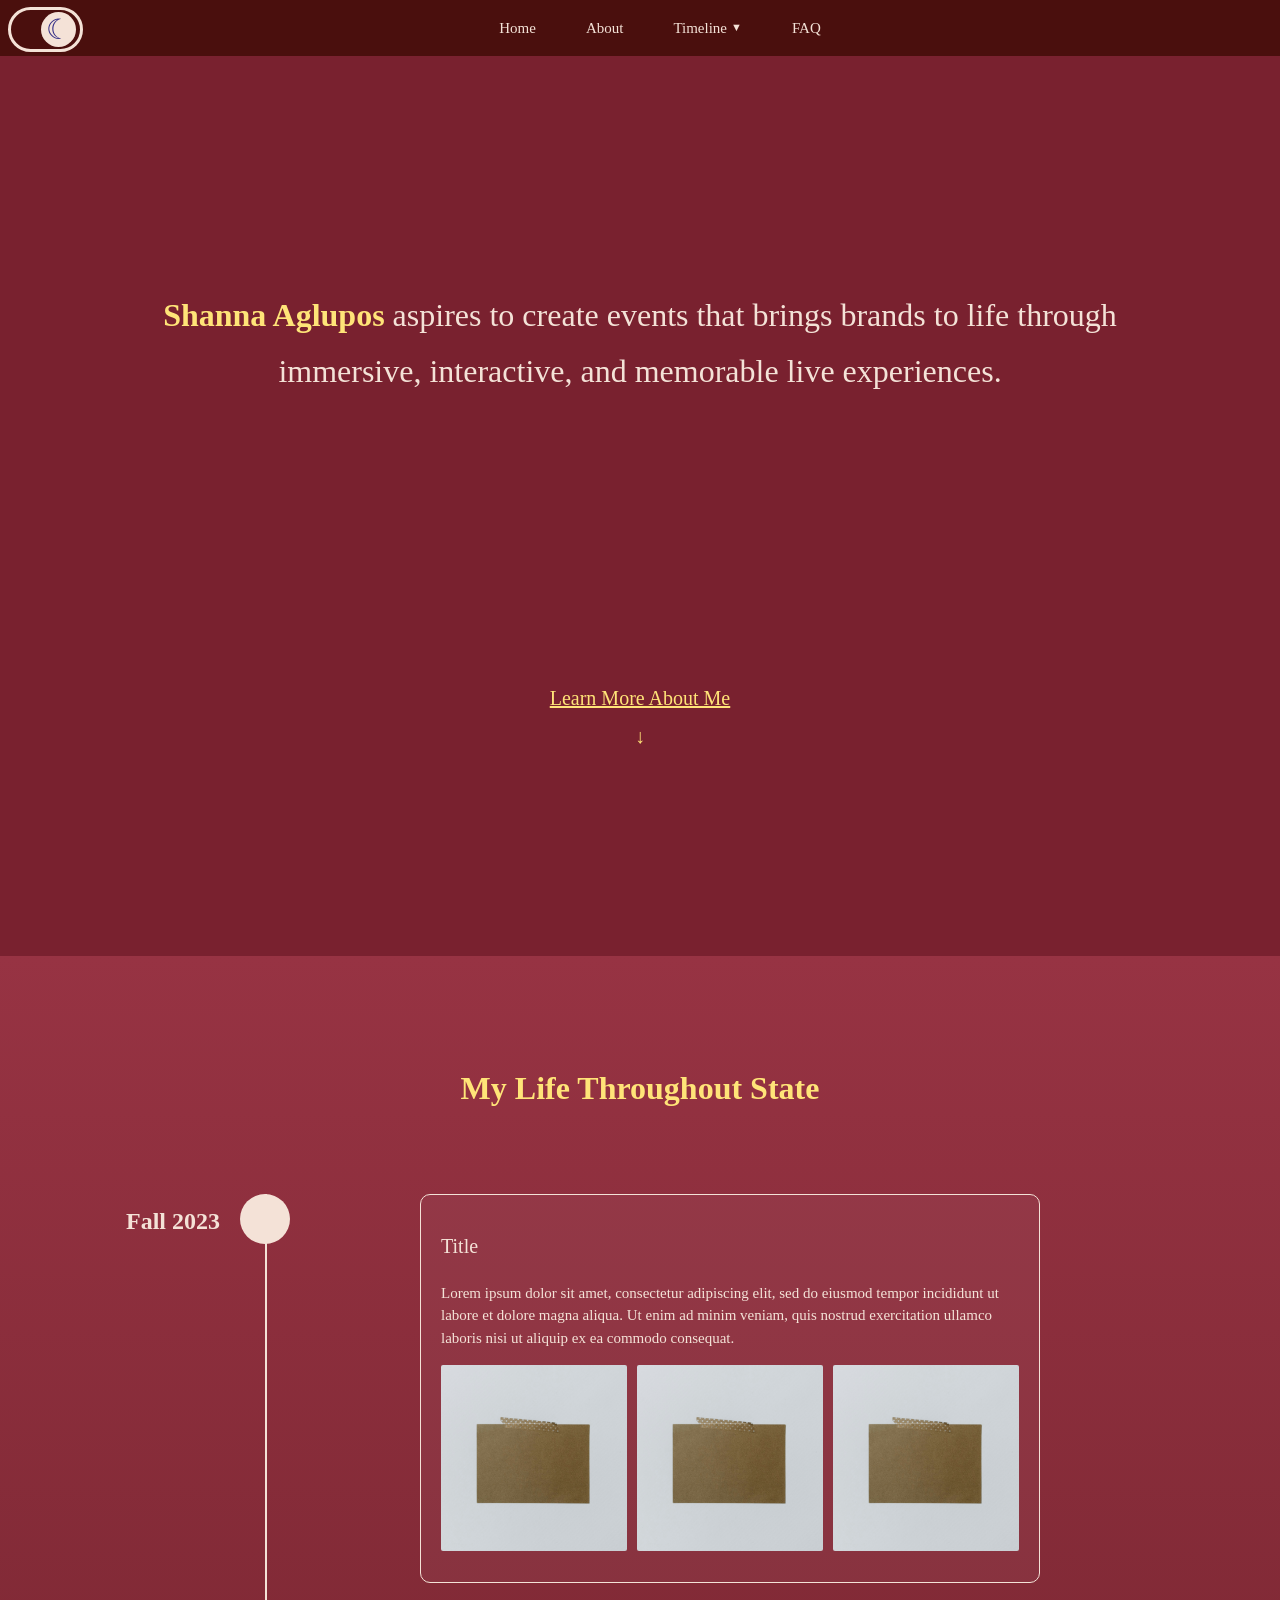
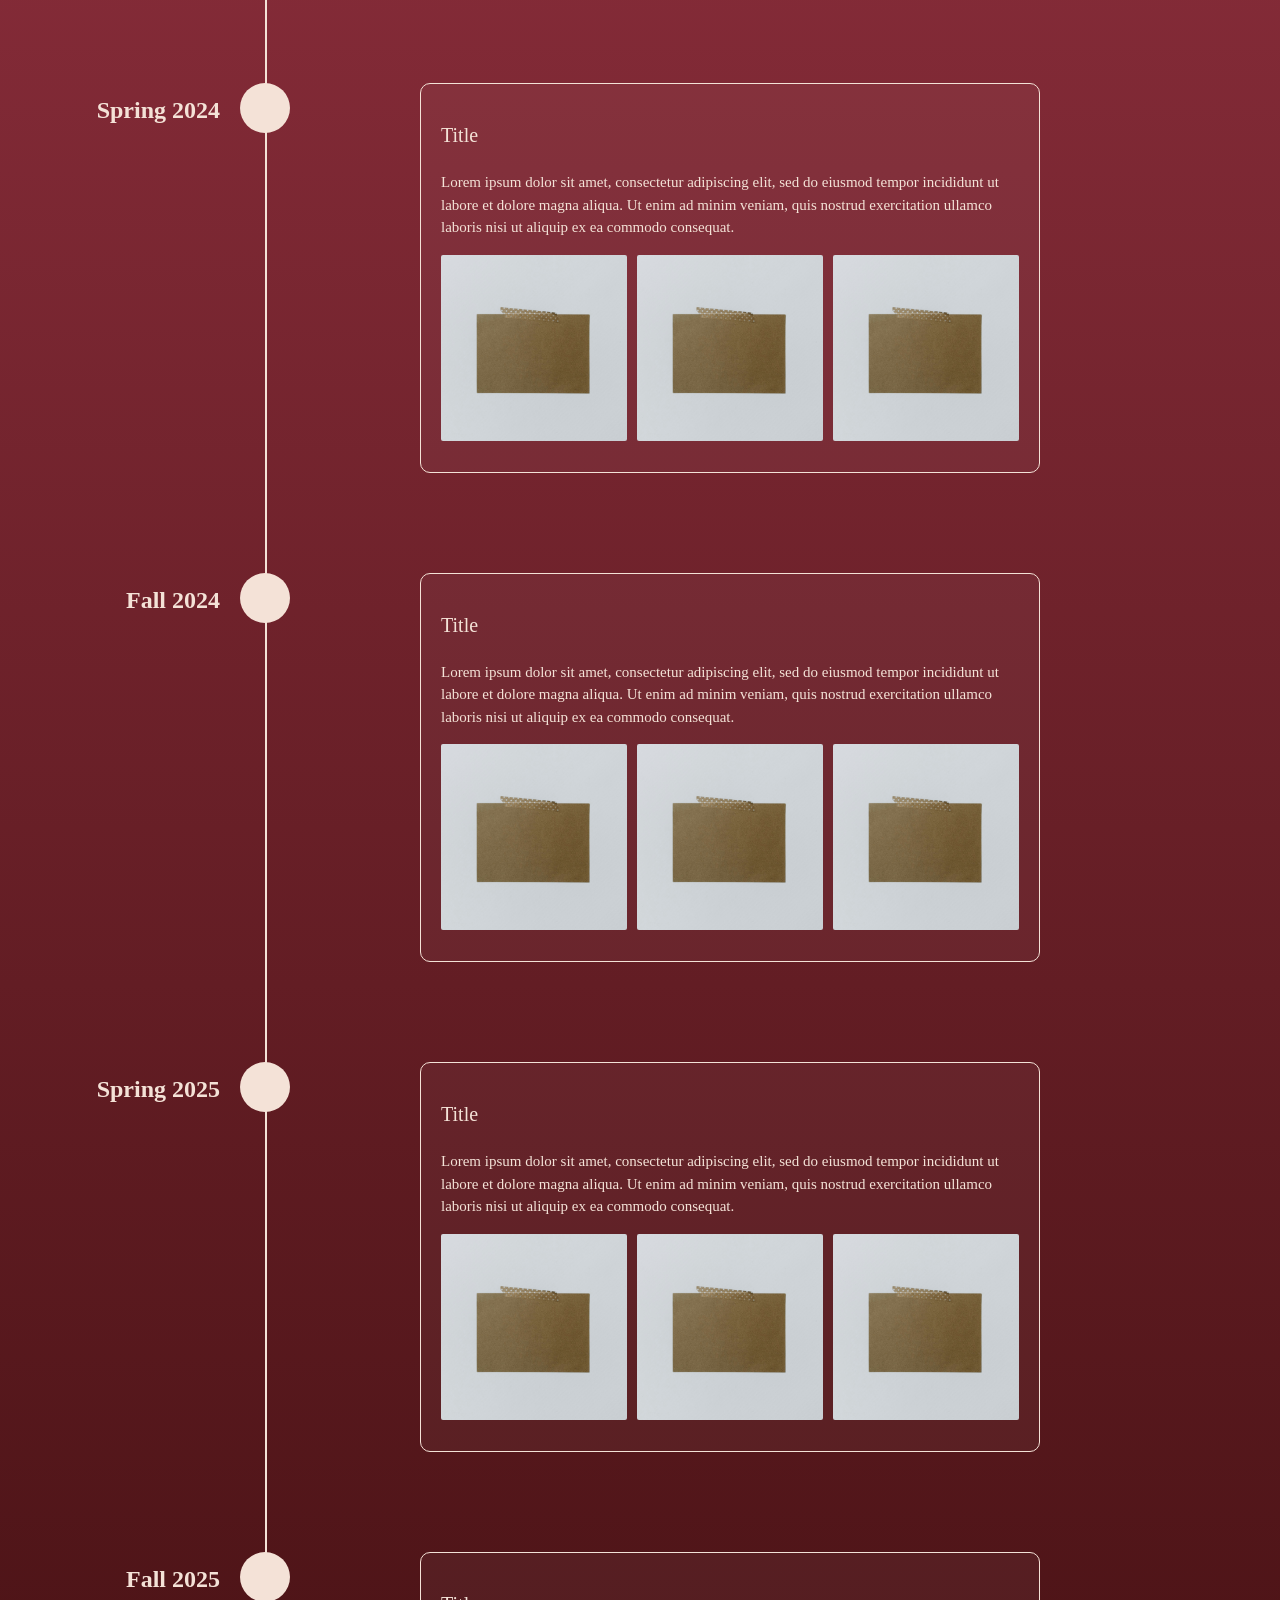
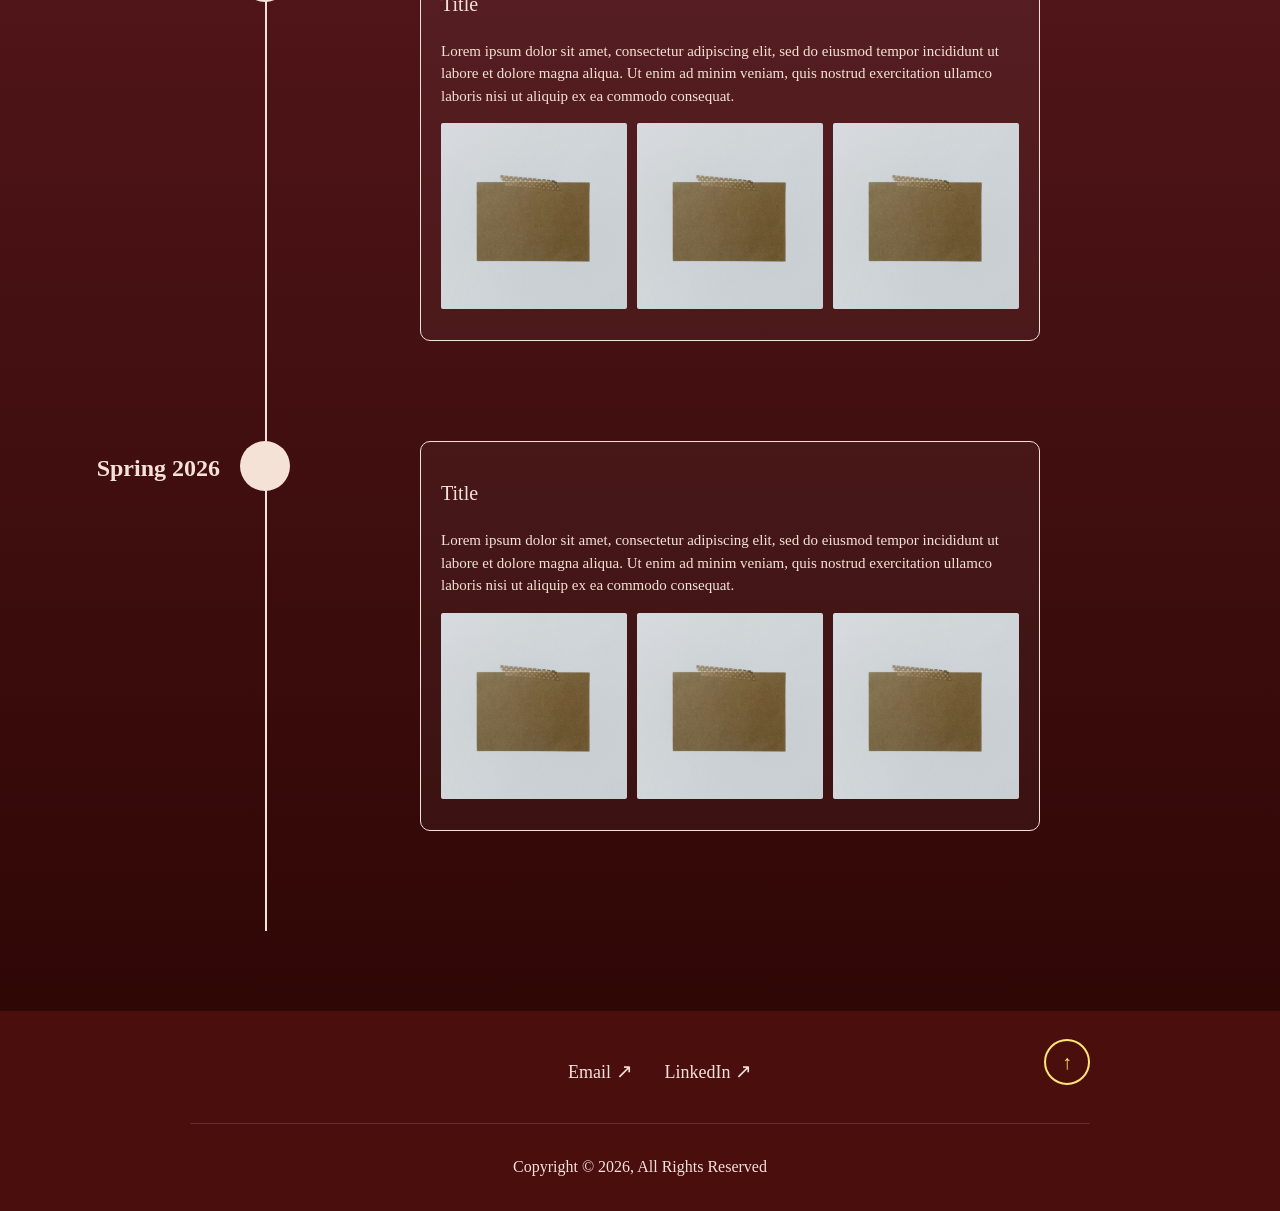
<file: index.html>
<!DOCTYPE html>
<html lang="en">
  <head>
    <meta charset="UTF-8" />
    <meta name="viewport" content="width=device-width, initial-scale=1.0" />
    <title>Home | Shanna Aglupos</title>
    <link rel="stylesheet" href="css/styles.css" />
    <link rel="stylesheet" href="css/responsive.css" />
    <link rel="stylesheet" href="css/mobilemenu.css" />
    <link rel="stylesheet" href="css/darkmode.css" />
  </head>

  <body>

 <!-- HEADER / NAVIGATION -->
    <header class="site-header" id="top">
      <div class="nav-container">

        <!-- LIGHT/DARK MODE BUTTON -->
        <div class="theme-toggle" id="theme-toggle">
          <div class="toggle-switch">
            <span class="toggle-knob"><span class="toggle-icon toggle-icon--sun">&#9788;</span></span>
          </div>
        </div>

        <!-- HAMBURGER BUTTON (responsive only) -->
        <button
          class="hamburger-btn"
          id="hamburger-btn"
        >
          <span class="hamburger-bar"></span>
          <span class="hamburger-bar"></span>
          <span class="hamburger-bar"></span>
        </button>

        <!-- PRIMARY NAV -->
        <nav class="primary-nav" id="primary-nav">
          <ul class="nav-list">
            <li class="nav-item">
              <a href="#top" class="nav-link nav-link--home">Home</a>
            </li>
            <li class="nav-item">
              <a href="about.html" class="nav-link nav-link--about">About</a>
            </li>

            <!-- TIMELINE DROPDOWN -->
            <li class="nav-item nav-item--dropdown" id="timeline-dropdown">
              <a href="#" class="nav-link nav-link--timeline">
                Timeline
                <span class="nav-dropdown-arrow">&#9660;</span>
              </a>
              <ul class="nav-dropdown-list" role="menu" style="display: none;">
                <li class="nav-dropdown-item" role="menuitem">
                  <a href="#fall-2023" class="nav-dropdown-link">Fall 2023</a>
                </li>
                <li class="nav-dropdown-item" role="menuitem">
                  <a href="#spring-2024" class="nav-dropdown-link">Spring 2024</a>
                </li>
                <li class="nav-dropdown-item" role="menuitem">
                  <a href="#fall-2024" class="nav-dropdown-link">Fall 2024</a>
                </li>
                <li class="nav-dropdown-item" role="menuitem">
                  <a href="#spring-2025" class="nav-dropdown-link">Spring 2025</a>
                </li>
                <li class="nav-dropdown-item" role="menuitem">
                  <a href="#fall-2025" class="nav-dropdown-link">Fall 2025</a>
                </li>
                <li class="nav-dropdown-item" role="menuitem">
                  <a href="#spring-2026" class="nav-dropdown-link">Spring 2026</a>
                </li>
              </ul>
            </li>

            <li class="nav-item">
              <a href="about.html#faq" class="nav-link nav-link--faq">FAQ</a>
            </li>
          </ul>
        </nav>

      </div>
    </header>


<!-- MAIN CONTENT -->
    <main class="site-main">


      <!-- HEADLINE SECTION -->
      <section class="hero-section" id="about">
        <div class="hero-container">

          <div class="hero-text-wrapper">
            <h1 class="hero-headline">
              <span class="hero-name">Shanna Aglupos</span>
              aspires to create events that brings brands to life
              through immersive, interactive, and memorable live experiences.
            </h1>
          </div>

          <div class="hero-cta-wrapper">
            <a href="#timeline" class="hero-cta-link">Learn More About Me</a>
            <span class="hero-cta-arrow">&#8595;</span>
          </div>

        </div>
      </section>


      <!-- TIMELINE SECTION -->
      <section class="timeline-section" id="timeline">
        <div class="timeline-container">

          <h2 class="timeline-heading">My Life Throughout State</h2>

          <!-- Timeline vertical line + entries -->
          <div class="timeline-track">


            <!-- Fall 2023 -->
            <article class="timeline-entry" id="fall-2023">
              <div class="timeline-marker-wrapper">
                <div class="timeline-dot"></div>
                <div class="timeline-line"></div>
                <time class="timeline-date-desktop" datetime="2023-09">Fall 2023</time>
              </div>

              <div class="timeline-card">
                <time class="timeline-date-responsive" datetime="2023-09">Fall 2023</time>  
                <h3 class="timeline-card-title">Title</h3>
                <p class="timeline-card-body">
                  Lorem ipsum dolor sit amet, consectetur adipiscing elit, sed do eiusmod
                  tempor incididunt ut labore et dolore magna aliqua. Ut enim ad minim
                  veniam, quis nostrud exercitation ullamco laboris nisi ut aliquip ex ea
                  commodo consequat.
                </p>

            <!-- Image Gallery 1 -->
            <div class="timeline-gallery" id="gallery">
              <figure class="gallery-item">
                <img
                  src="images/placeholder copy.jpg"
                  alt="Photo placeholder 1"
                  class="gallery-img"
                  width="150"
                  height="150"
                />
              </figure>

              <figure class="gallery-item">
                <img
                  src="images/placeholder copy.jpg"
                  alt="Photo placeholder 2"
                  class="gallery-img"
                  width="150"
                  height="150"
                />
              </figure>

              <figure class="gallery-item">
                <img
                  src="images/placeholder copy.jpg"
                  alt="Photo placeholder 3"
                  class="gallery-img"
                  width="150"
                  height="150"
                />
              </figure>
            </div>

             </div>
            </article>

            <!-- Spring 2024 -->
            <article class="timeline-entry" id="spring-2024">
              <div class="timeline-marker-wrapper">
                <div class="timeline-dot"></div>
                <div class="timeline-line"></div>
                <time class="timeline-date-desktop" datetime="2024-01">Spring 2024</time>
              </div>

              <div class="timeline-card">
                <h3 class="timeline-card-title">Title</h3>
                <time class="timeline-date-responsive" datetime="2024-01">Spring 2024</time>
                <p class="timeline-card-body">
                  Lorem ipsum dolor sit amet, consectetur adipiscing elit, sed do eiusmod
                  tempor incididunt ut labore et dolore magna aliqua. Ut enim ad minim
                  veniam, quis nostrud exercitation ullamco laboris nisi ut aliquip ex ea
                  commodo consequat.
                </p>

            <!-- Image Gallery 2 -->
            <div class="timeline-gallery" id="gallery">
              <figure class="gallery-item">
                <img
                  src="images/placeholder copy.jpg"
                  alt="Photo placeholder 1"
                  class="gallery-img"
                  width="150"
                  height="150"
                />
              </figure>

              <figure class="gallery-item">
                <img
                  src="images/placeholder copy.jpg"
                  alt="Photo placeholder 2"
                  class="gallery-img"
                  width="150"
                  height="150"
                />
              </figure>

              <figure class="gallery-item">
                <img
                  src="images/placeholder copy.jpg"
                  alt="Photo placeholder 3"
                  class="gallery-img"
                  width="150"
                  height="150"
                />
              </figure>
            </div>

              </div>
            </article>

            <!-- Fall 2024 -->
            <article class="timeline-entry" id="fall-2024">
              <div class="timeline-marker-wrapper">
                <div class="timeline-dot"></div>
                <div class="timeline-line"></div>
                <time class="timeline-date-desktop" datetime="2024-09">Fall 2024</time>
              </div>

              <div class="timeline-card">
                <h3 class="timeline-card-title">Title</h3>
                <time class="timeline-date-responsive" datetime="2024-09">Fall 2024</time>
                <p class="timeline-card-body">
                  Lorem ipsum dolor sit amet, consectetur adipiscing elit, sed do eiusmod
                  tempor incididunt ut labore et dolore magna aliqua. Ut enim ad minim
                  veniam, quis nostrud exercitation ullamco laboris nisi ut aliquip ex ea
                  commodo consequat.
                </p>

            <!-- Image Gallery 3 -->
            <div class="timeline-gallery" id="gallery">
              <figure class="gallery-item">
                <img
                  src="images/placeholder copy.jpg"
                  alt="Photo placeholder 1"
                  class="gallery-img"
                  width="150"
                  height="150"
                />
              </figure>

              <figure class="gallery-item">
                <img
                  src="images/placeholder copy.jpg"
                  alt="Photo placeholder 2"
                  class="gallery-img"
                  width="150"
                  height="150"
                />
              </figure>

              <figure class="gallery-item">
                <img
                  src="images/placeholder copy.jpg"
                  alt="Photo placeholder 3"
                  class="gallery-img"
                  width="150"
                  height="150"
                />
              </figure>
            </div>

              </div>
            </article>

            <!-- Spring 2025 -->
            <article class="timeline-entry" id="spring-2025">
              <div class="timeline-marker-wrapper">
                <div class="timeline-dot"></div>
                <div class="timeline-line"></div>
                <time class="timeline-date-desktop" datetime="2025-01">Spring 2025</time>
              </div>

              <div class="timeline-card">
                <h3 class="timeline-card-title">Title</h3>
                <time class="timeline-date-responsive" datetime="2025-01">Spring 2025</time>
                <p class="timeline-card-body">
                  Lorem ipsum dolor sit amet, consectetur adipiscing elit, sed do eiusmod
                  tempor incididunt ut labore et dolore magna aliqua. Ut enim ad minim
                  veniam, quis nostrud exercitation ullamco laboris nisi ut aliquip ex ea
                  commodo consequat.
                </p>

            <!-- Image Gallery 4 -->
            <div class="timeline-gallery" id="gallery">
              <figure class="gallery-item">
                <img
                  src="images/placeholder copy.jpg"
                  alt="Photo placeholder 1"
                  class="gallery-img"
                  width="150"
                  height="150"
                />
              </figure>

              <figure class="gallery-item">
                <img
                  src="images/placeholder copy.jpg"
                  alt="Photo placeholder 2"
                  class="gallery-img"
                  width="150"
                  height="150"
                />
              </figure>

              <figure class="gallery-item">
                <img
                  src="images/placeholder copy.jpg"
                  alt="Photo placeholder 3"
                  class="gallery-img"
                  width="150"
                  height="150"
                />
              </figure>
            </div>

              </div>
            </article>

            <!-- Fall 2025 -->
            <article class="timeline-entry" id="fall-2025">
              <div class="timeline-marker-wrapper">
                <div class="timeline-dot"></div>
                <div class="timeline-line"></div>
                <time class="timeline-date-desktop" datetime="2025-09">Fall 2025</time>
              </div>

              <div class="timeline-card">
                <h3 class="timeline-card-title">Title</h3>
                <time class="timeline-date-responsive" datetime="2025-09">Fall 2025</time>
                <p class="timeline-card-body">
                  Lorem ipsum dolor sit amet, consectetur adipiscing elit, sed do eiusmod
                  tempor incididunt ut labore et dolore magna aliqua. Ut enim ad minim
                  veniam, quis nostrud exercitation ullamco laboris nisi ut aliquip ex ea
                  commodo consequat.
                </p>

            <!-- Image Gallery 5 -->
            <div class="timeline-gallery" id="gallery">
              <figure class="gallery-item">
                <img
                  src="images/placeholder copy.jpg"
                  alt="Photo placeholder 1"
                  class="gallery-img"
                  width="150"
                  height="150"
                />
              </figure>

              <figure class="gallery-item">
                <img
                  src="images/placeholder copy.jpg"
                  alt="Photo placeholder 2"
                  class="gallery-img"
                  width="150"
                  height="150"
                />
              </figure>

              <figure class="gallery-item">
                <img
                  src="images/placeholder copy.jpg"
                  alt="Photo placeholder 3"
                  class="gallery-img"
                  width="150"
                  height="150"
                />
              </figure>
            </div>

              </div>
            </article>

            <!-- Spring 2026 -->
            <article class="timeline-entry" id="spring-2026">
              <div class="timeline-marker-wrapper">
                <div class="timeline-dot"></div>
                <div class="timeline-line"></div>
                <time class="timeline-date-desktop" datetime="2026-01">Spring 2026</time>
              </div>

              <div class="timeline-card">
                <h3 class="timeline-card-title">Title</h3>
                <time class="timeline-date-responsive" datetime="2026-01">Spring 2026</time>
                <p class="timeline-card-body">
                  Lorem ipsum dolor sit amet, consectetur adipiscing elit, sed do eiusmod
                  tempor incididunt ut labore et dolore magna aliqua. Ut enim ad minim
                  veniam, quis nostrud exercitation ullamco laboris nisi ut aliquip ex ea
                  commodo consequat.
                </p>

            <!-- Image Gallery 6 -->
            <div class="timeline-gallery" id="gallery">
              <figure class="gallery-item">
                <img
                  src="images/placeholder copy.jpg"
                  alt="Photo placeholder 1"
                  class="gallery-img"
                  width="150"
                  height="150"
                />
              </figure>

              <figure class="gallery-item">
                <img
                  src="images/placeholder copy.jpg"
                  alt="Photo placeholder 2"
                  class="gallery-img"
                  width="150"
                  height="150"
                />
              </figure>

              <figure class="gallery-item">
                <img
                  src="images/placeholder copy.jpg"
                  alt="Photo placeholder 3"
                  class="gallery-img"
                  width="150"
                  height="150"
                />
              </figure>
            </div>

              </div>
            </article>

          </div><!-- /.timeline-track -->
        </div><!-- /.timeline-container -->
      </section>
    </main><!-- /.site-main -->


<!-- FOOTER -->
    <footer class="site-footer" id="contact">
      <div class="footer-container">

        <!-- CONTACT INFO -->
        <nav class="footer-nav">
          <ul class="footer-nav-list">
            <li class="footer-nav-item">
              <a href="mailto:shannaaglupos@gmail.com" class="footer-nav-link footer-nav-link--email">
                Email <span class="footer-nav__link-icon">&#8599;</span>
              </a>
            </li>
            <li class="footer-nav-item">
              <a
                href="https://www.linkedin.com/in/shannaaglupos"
                class="footer-nav-link footer-nav-link--linkedin"
                target="_blank"
                rel="noopener noreferrer"
              >
                LinkedIn <span class="footer-nav__link-icon">&#8599;</span>
              </a>
            </li>
          </ul>
        </nav>

        <!-- BACK TO TOP BUTTON -->
        <div class="footer-back-to-top-wrapper">
          <a href="#top" class="back-to-top-btn" id="back-to-top">
            <span class="back-to-top-icon">&#8593;</span>
          </a>
        </div>

        <!-- COPYRIGHT -->
        <div class="footer-copyright-wrapper">
          <p class="footer-copyright">Copyright &copy; 2026, All Rights Reserved</p>
        </div>

      </div>
    </footer><!-- /footer -->

    <script src="js/script.js"></script>

  </body>
</html>
</file>
<file: css/styles.css>
/* CSS Variables */
:root {
  --pink-light:    #FEBCC6;
  --pink-mid:      #F7A2AE;
  --pink-transition-light:  #FFD5DB;
  --pink-transition-dark:   #FF8397;
  --pink-footer:   #E28392;
  --color-text:     #28160B;
  --color-accent:   #28160B;
  --color-highlight: #332D86;
  --color-highlight-inverse: #FFE478;
  --font-serif:    Georgia, 'Times New Roman', serif;
  --nav-dropdown-color: #e17989;
  --back-to-top-hover: #fff;
  --footer-line: rgba(0, 0, 0, 0.12);
}

/* Reset & Base */
body {
  font-family: var(--font-serif);
  color: var(--color-text);
  background-color: var(--pink-light);
  line-height: 1.6;
  margin: 0;
}

/* SITE NAV (index.html) */
.primary-nav {
  display: flex;
  align-items: center;
  justify-content: center;
  flex-shrink: 0;
  background-color: var(--pink-footer);
}

.nav-list {
  display: flex;
  flex-direction: row;
  align-items: center;
  justify-content: center;
  gap: 50px;
  list-style-type: none;
}

.nav-item {
  position: relative;
}

.nav-link {
  font-size: 15px;
  color: var(--color-text);
  display: flex;
  align-items: center;
  justify-content: center;
  gap: 4px;
  text-decoration: none;
}

.nav-link:hover {
  color: var(--color-highlight);
 background-color: rgba(201, 168, 192, 0.08);

}

.nav-dropdown-arrow {
  font-size: 11px;
}

/* Dropdown list */
.nav-dropdown-list {
  background-color: var(--nav-dropdown-color);
  border: 1px solid rgba(233, 203, 225, 0.25);
}
 
.nav-dropdown-link {
  color: var(--color-text);
  text-decoration: none;
}
 
.nav-dropdown-link:hover {
  color: var(--color-highlight);
  background-color: rgba(40, 22, 11, 0.08);
}

/*  DARK/LIGHT MODE SWITCH  */
.theme-toggle {
  cursor: pointer;
  background-color: var(--pink-footer);
  border-radius: 25px;
  position: absolute;
  left: 8px;
  top: 7px;
}

.toggle-switch {
  width: 61px;
  height: 31px;
  border-radius: 25px;
  border-style: solid;
  border-color: var(--color-text);
  display: flex;
  align-items: center;
  padding: 4px;
}

.toggle-knob {
  width: 35px;
  height: 35px;
  border-radius: 50%;
  background-color: var(--color-text);
  display: flex;
  align-items: center;
  justify-content: center;
}

.toggle-icon {
  font-size: 28px;
  color: var(--color-highlight-inverse);
  line-height: 1;
}

/* HEADLINE SECTION (index.html) */
.hero-section {
  display: flex;
  align-items: center;
  justify-content: center;
  background-color: var(--pink-light);
  height: 100vh;
}

.hero-container {
  display: flex;
  flex-direction: column;
  align-items: center;
  text-align: center;
  gap: 257px;
}

.hero-text-wrapper {
  width: 100%;
}

.hero-headline {
  font-family: var(--font-serif);
  font-size: 32px;
  font-weight: normal;
  color: var(--color-text);
  line-height: 1.75;
  max-width: 960px;
}

.hero-name {
  color: var(--color-highlight);
  font-weight: 700;
}

.hero-cta-wrapper {
  display: flex;
  flex-direction: column;
  align-items: center;
  gap: 6px;
}

.hero-cta-link {
  color: var(--color-highlight);
  font-size: 20px;
}

.hero-cta-arrow {
  font-size: 20px;
  color: var(--color-highlight);
  display: block;
}

/* TIMELINE (index.html) */
.timeline-section {
  background: linear-gradient(180deg, var(--pink-transition-light) 0%, var(--pink-transition-dark) 100%);
  padding: 80px 170px;
  overflow: clip;
}

.timeline-container {
  max-width: 800px;
  margin: 0 auto;
}

.timeline-heading {
  text-align: center;
  font-family: var(--font-serif);
  font-size: 32px;
  font-weight: 700;
  color: var(--color-highlight);
  margin-bottom: 80px;
}

/* holding all entries and galleries */
.timeline-track {
  position: relative;
}

/*  semester entry  */
.timeline-entry {
  display: flex;
  align-items: flex-start;
  gap: 130px;
  position: relative;
}

/* timeline appearence column: dot + line + date */
.timeline-marker-wrapper {
  position: sticky;
  top: 10px;
}

.timeline-dot {
  width: 50px;
  height: 50px;
  border-radius: 50%;
  background-color: var(--color-accent);
}

.timeline-line {
  position: absolute;
  top: 0;
  left: 25px;
  width: 2px;
  height: 490px;
  overflow: hidden;
  background-color: var(--color-accent);
}

.timeline-date-desktop {
  font-size: 24px;
  font-family: var(--font-serif);
  font-weight: 600;
  color: var(--color-text);
  white-space: nowrap;
  position: absolute;
  left: -160px;
  top: 8px;
  text-align: right;
  width: 140px;
}

.timeline-date-responsive {
  display: none;
}

/* timeline paragraph section */
.timeline-card {
  flex: 1;
  border: 1.5px solid var(--color-accent);
  border-radius: 10px;
  padding: 15px 20px;
  margin-bottom: 100px;
  background-color: rgba(255, 255, 255, 0.04);
}

.timeline-card-title {
  font-size: 20px;
  font-family: var(--font-serif);
  font-weight: 500;
  color: var(--color-text);
  margin-bottom: 20px;
}

.timeline-card-body {
  font-size: 15px;
  color: var(--color-text);
  line-height: 1.5;
  margin-bottom: 16px
}

/* photo gallery */
.timeline-gallery {
  display: grid;
  grid-template-columns: repeat(3, 1fr);
  gap: 10px;
  margin-bottom: 16px;
}

.gallery-item {
  margin: 0;
}

.gallery-img {
  width: 100%;
  height: auto;
  aspect-ratio: 1 / 1;
  object-fit: cover;
  border-radius: 2px;
  background-color: #d8c8cc;
  display: block;
}

/* ABOUT PAGE  (about.html) */
.site-title {
  text-align: center;
  font-family: var(--font-serif);
  font-size: 32px;
  font-weight: 700;
  color: var(--color-highlight);
  padding: 48px 40px 32px;
  background-color: var(--pink-light);
}

.about-section {
  background-color: var(--pink-light);
  padding: 0 80px 100px;
}

.about-inner {
  display: flex;
  gap: 48px;
  align-items: flex-start;
  max-width: 860px;
  margin: 0 auto;
}

.about-photo-wrapper {
  flex-shrink: 0;
}

.about-photo {
  width: 400px;
  height: 500px;
  border-radius: 10px;
  border-style: solid;
  border-color: var(--color-accent);
  object-fit: cover;
  display: block;
}

.about-bio {
  flex: 1;
}

.about-greeting {
  font-size: 20px;
  font-weight: 500;
  font-family: var(--font-serif);
  color: var(--color-text);
  margin-bottom: 45px;
}

.about-bio__paragraph {
  font-size: 16px;
  color: var(--color-text);
  line-height: 1.7;
  margin-bottom: 16px;
}

.about-cta-wrapper {
  margin-top: 60px;
  display: flex;
  flex-direction: column;
  align-items: center;
}

/* HOME BUTTON (about.html) */
.btn {
  display: inline-block;
  font-family: var(--font-serif);
  font-size: 15px;
  font-weight: 500;
  padding: 5px 25px;
  cursor: pointer;
  text-decoration: none;
}

.btn--outline {
  border: 2px solid var(--color-accent);
  border-radius: 3px;
  background-color: var(--color-highlight-inverse);
  color: var(--color-text);
}

.btn--outline:hover {
  background-color: var(--color-highlight-inverse);
}

/* FAQ SECTION  (about.html) */
.faq-section {
  background-color: var(--pink-mid);
  padding: 70px 80px 72px;
}

.faq-inner {
  max-width: 960px;
  margin: 0 auto;
}

.faq-title {
  text-align: center;
  font-family: var(--font-serif);
  font-size: 32px;
  font-weight: 700;
  color: var(--color-highlight);
  margin-bottom: 70px;
}

.faq-list {
  display: flex;
  flex-direction: column;
  gap: 30px;
}

.faq-item {
  border: 2px solid var(--color-accent);
  border-radius: 3px;
  background-color: var(--pink-light);
  overflow: hidden;
}

.faq-item__question {
  width: 100%;
  display: flex;
  align-items: center;
  justify-content: space-between;
  gap: 12px;
  padding: 16px 20px;
  font-size: 16px;
  font-family: var(--font-serif);
  color: var(--color-text);
  background: none;
  border: none;
  cursor: pointer;
  text-align: left;
}

.faq-item__question-text {
  flex: 1;
}

.faq-item__icon {
  font-size: 22px;
  color: var(--color-highlight);
  line-height: 1;
  flex-shrink: 0;
  transition: transform 0.3s ease;
}

.faq-item--open .faq-item__icon {
  transform: rotate(45deg);
}

.faq-item__answer {
  padding: 0 20px 16px;
  font-size: 16px;
  color: var(--color-text);
  line-height: 1.6;
}

/* FOOTER */
.site-footer {
  background-color: var(--pink-footer);
  padding: 28px 50px 16px;
}

.footer-container {
  position: relative;
  max-width: 900px;
  margin: 0 auto;
}

.footer-nav {
  display: flex;
  justify-content: center;
  margin-bottom: 20px;
}

.footer-nav-list {
  display: flex;
  gap: 32px;
  align-items: center;
  list-style-type: none;
}

.footer-nav-link {
  font-size: 18px;
  color: var(--color-text);
  text-decoration: none;
}

.footer-nav-link:hover {
  color: var(--color-highlight);
}

.footer-nav__link-icon {
  font-size: 20px;
}

.footer-back-to-top-wrapper {
  position: absolute;
  right: 0;
  top: 0;
}

.back-to-top-btn {
  display: flex;
  align-items: center;
  justify-content: center;
  width: 42px;
  height: 42px;
  border-radius: 50%;
  border: 2px solid var(--color-highlight);
  background: transparent;
  color: var(--color-highlight);
  font-size: 20px;
  text-decoration: none;
  transition: background-color 0.2s, color 0.2s;
}

.back-to-top-btn:hover {
  background-color: var(--color-highlight);
  color: var(--back-to-top-hover);
}

.footer-copyright-wrapper {
  text-align: center;
  padding-top: 14px;
  border-top: 1px solid var(--footer-line);
}

.footer-copyright {
  font-size: 16px;
  color: var(--color-text);
}
</file>
<file: css/responsive.css>
/* TABLET — max-width: 768px */
@media (max-width: 768px) {

/* HEADER / NAV */
.site-header .nav-container {
    flex-direction: column;
    align-items: center;
    gap: 10px;
    padding: 10px 16px;
}

.theme-toggle {
    align-self: flex-start;
    margin-bottom: 4px;
}

.nav-list {
    gap: 24px;
    flex-wrap: wrap;
    justify-content: center;
    padding: 8px 0;
}

.nav-link {
    font-size: 14px;
}

/* HEADLINE SECTION */
.hero-section {
    height: auto;
    padding: 80px 40px 60px;
}

.hero-container {
    gap: 80px;
}

.hero-headline {
    font-size: 26px;
    line-height: 1.65;
    max-width: 100%;
}

.hero-cta-link {
    font-size: 17px;
}

/* TIMELINE SECTION */
  .timeline-section {
    padding: 60px 40px;
}

.timeline-heading {
    font-size: 26px;
    margin-bottom: 60px;
}

.timeline-entry {
    flex-direction: row;
    gap: 24px;
    position: relative;
}

.timeline-marker-wrapper {
    flex-shrink: 0;
    overflow: visible;
}

.timeline-dot {
    width: 42px;
    height: 42px;
    position: sticky;
    top: 10px;
}
    
.timeline-line {
    display: block;
    left: 50%;
}

.timeline-date-desktop {
    display: none;
}
.timeline-date-responsive {
    display: block;
    position: absolute;
    font-size: 24px;
    font-weight: 600;
    text-align: left;
    width: auto;
    white-space: nowrap;
    left: 66px;
    top: 0;
}

.timeline-card {
    margin-top: 36px;
    margin-bottom: 48px;
}

.timeline-card-title {
    font-size: 18px;
}

.timeline-card-body {
    font-size: 14px;
}

.timeline-gallery {
    grid-template-columns: repeat(3, 1fr);
    gap: 8px;
}

/* ABOUT PAGE */
.site-title {
    font-size: 26px;
    padding: 36px 24px 24px;
}

.about-section {
    padding: 0 40px 80px;
}

.about-inner {
    flex-direction: column;
    align-items: center;
    gap: 32px;
}

.about-photo {
    width: 100%;
    max-width: 340px;
    height: auto;
}

.about-greeting {
    font-size: 18px;
    margin-bottom: 28px;
}

.about-bio__paragraph {
    font-size: 15px;
}

/* FAQ SECTION */
.faq-section {
    padding: 50px 40px 56px;
}

.faq-title {
    font-size: 26px;
    margin-bottom: 48px;
}

.faq-item__question {
    font-size: 15px;
    padding: 14px 16px;
}

.faq-item__answer {
    font-size: 15px;
}

/* FOOTER */
  .site-footer {
    padding: 24px 32px 14px;
}

.footer-nav-link {
    font-size: 16px;
}

.footer-copyright {
    font-size: 14px;
}

}


/* MOBILE — max-width: 540px */
@media (max-width: 540px) {

/* --- HEADER / NAV --- */
.nav-list {
    gap: 14px;
    padding: 6px 0;
}

.nav-link {
    font-size: 13px;
}

.nav-dropdown-arrow {
    display: none;
}

/* HERO SECTION */
.hero-section {
    padding: 60px 20px 48px;
}

.hero-container {
    gap: 60px;
}

.hero-headline {
    font-size: 20px;
    line-height: 1.7;
}

.hero-cta-link {
    font-size: 15px;
}

.hero-cta-arrow {
    font-size: 16px;
}

/* TIMELINE SECTION */
.timeline-section {
    padding: 48px 16px 48px 16px;
}

.timeline-heading {
    font-size: 22px;
    margin-bottom: 40px;
}

.timeline-entry {
    flex-direction: row;
    gap: 16px;
    position: relative;
}

.timeline-marker-wrapper {
    flex-shrink: 0;
    overflow: visible
}

.timeline-dot {
    width: 32px;
    height: 32px;
    position: sticky;
    top: 10px;
}

.timeline-line {
    display: block;
    left: 50%;
}

.timeline-date-desktop {
    display: none;
}

.timeline-date-responsive {
    display: block;
    position: absolute;
    font-size: 14px;
    text-align: left;
    width: auto;
    white-space: nowrap;
    left: 48px;
    top: 0;
}
.timeline-card {
    margin-top: 36px;
    margin-bottom: 48px;
    padding: 12px 14px;
}

.timeline-card-title {
    font-size: 16px;
    margin-bottom: 12px;
}

.timeline-card-body {
    font-size: 13px;
    line-height: 1.6;
}

.timeline-gallery {
    grid-template-columns: repeat(3, 1fr);
    gap: 6px;
}

/* ABOUT PAGE */
.site-title {
    font-size: 22px;
    padding: 28px 16px 20px;
}

.about-section {
    padding: 0 16px 60px;
}

.about-inner {
    gap: 24px;
}

.about-photo {
    max-width: 100%;
}

.about-greeting {
    font-size: 16px;
    margin-bottom: 20px;
}

.about-bio__paragraph {
    font-size: 14px;
    line-height: 1.65;
}

.about-cta-wrapper {
    margin-top: 40px;
}

.btn {
    font-size: 14px;
    padding: 5px 20px;
}

/* FAQ */
.faq-section {
    padding: 40px 16px 48px;

}

.faq-title {
    font-size: 22px;
    margin-bottom: 36px;
}

.faq-list {
    gap: 20px;
}

.faq-item__question {
    font-size: 14px;
    padding: 12px 14px;
}

.faq-item__icon {
    font-size: 18px;
}

.faq-item__answer {
    font-size: 14px;
    padding: 0 14px 14px;
}

/* FOOTER */
  .site-footer {
    padding: 20px 16px 12px;
}

.footer-nav-list {
    gap: 20px;
    flex-direction: column;
    align-items: center;
}

.footer-nav-link {
    font-size: 15px;
}

.footer-back-to-top-wrapper {
    position: static;
    display: flex;
    justify-content: center;
    margin-top: 16px;
    margin-bottom: 4px;
}

.footer-copyright {
    font-size: 13px;
}

/* TOGGLE BUTTON */
.toggle-switch {
    width: 50px;
    height: 27px;
}

.toggle-knob {
    width: 29px;
    height: 29px;
}

.toggle-icon {
    font-size: 22px;
}

}
</file>
<file: css/mobilemenu.css>
.nav-dropdown-list {
    display: none;
}

.hamburger-btn {
  display: none;
  flex-direction: column;
  justify-content: center;
  align-items: center;
  gap: 5px;
  width: 42px;
  height: 42px;
  padding: 6px;
  background: transparent;
  border: 2px solid var(--accent-dark);
  border-radius: 6px;
  cursor: pointer;
  z-index: 1001;
  position: absolute;
  right: 12px;
  top: 50%;
}

.hamburger-bar {
  display: block;
  width: 22px;
  height: 2px;
  background-color: var(--accent-dark);
  border-radius: 2px;
  transition: transform 0.3s ease, opacity 0.3s ease;
  transform-origin: center;
}
 
/* Animation */
.hamburger-btn.is-active .hamburger-bar:nth-child(1) {
  transform: translateY(7px) rotate(45deg);
}
.hamburger-btn.is-active .hamburger-bar:nth-child(2) {
  opacity: 0;
  transform: scaleX(0);
}
.hamburger-btn.is-active .hamburger-bar:nth-child(3) {
  transform: translateY(-7px) rotate(-45deg);
}
 

.site-header {
  position: relative;
}
 
@media (max-width: 768px) {

.hamburger-btn {
    display: flex;
}
 
.primary-nav {
    display: block;
    position: absolute;
    top: 0;
    left: 0;
    right: 0;
    z-index: 1000;
 
    background-color: var(--pink-footer);
    border-top: 2px solid var(--accent-dark);
 
    max-height: 0;
    overflow: hidden;
    opacity: 0;
    pointer-events: none;
    transition: max-height 0.35s ease, opacity 0.3s ease;
 }
 
.primary-nav.nav--open {
    max-height: 400px;
    opacity: 1;
    pointer-events: auto;
}
 
.primary-nav .nav-list {
    flex-direction: column;
    align-items: flex-start;
    gap: 0;
    padding: 8px 0;
}
 
.primary-nav .nav-item {
    width: 100%;
    border-bottom: 1px solid rgba(40, 22, 11, 0.12);
}
 
 .primary-nav .nav-link {
    display: block;
    width: 100%;
    padding: 14px 20px;
    font-size: 16px;
    color: var(--text-dark);
    text-decoration: none;
}
 
.primary-nav .nav-link:hover {
    background-color: rgba(40, 22, 11, 0.07);
    color: var(--accent-purple);
}
 
.primary-nav .nav-dropdown-list {
    display: block !important;
    position: static;
    background-color: rgba(0,0,0,0.05);
    padding: 0;
    list-style: none;
}
 
.primary-nav .nav-dropdown-item {
    border-top: 1px solid rgba(40, 22, 11, 0.08);
}
 
.primary-nav .nav-dropdown-link {
    display: block;
    padding: 10px 20px 10px 36px;
    font-size: 14px;
    color: var(--text-dark);
    text-decoration: none;
}
 
.primary-nav .nav-dropdown-link:hover {
    color: var(--accent-purple);
}
 
.primary-nav .nav-dropdown-arrow {
    display: none;
}
}
</file>
<file: css/darkmode.css>
body.dark-mode {
  --pink-light:             #79212F;
  --pink-mid:               #69272F;
  --pink-transition-light:  #973343;
  --pink-transition-dark:   #2F0705;
  --pink-footer:            #4A0F0D;
  --color-text:             #F4E2D7;
  --color-accent:           #F4E2D7;
  --color-highlight:        #FFE478;
  --color-highlight-inverse:#332D86;
  --nav-dropdown-color:     #2F0705;
  --back-to-top-hover:      #1A1020;
  --footer-line: rgba(201, 168, 192, 0.2);
}

/* Toggle button */
body.dark-mode .toggle-knob {
  transform: translateX(26px);
}

body.dark-mode .toggle-icon--sun {
  display: none;
}

body.dark-mode .toggle-icon--moon {
  display: flex;
  color: var(--color-highlight-inverse);
}

/* Transitions */
.toggle-knob {
  transition: transform 0.3s ease, background-color 0.3s ease;
}

body,
.site-header,
.primary-nav,
.hero-section,
.timeline-section,
.timeline-card,
.about-section,
.faq-section,
.faq-item,
.site-footer,
.theme-toggle,
.toggle-switch,
.toggle-knob,
.nav-dropdown-list {
  transition: background-color 0.4s ease, color 0.3s ease, border-color 0.3s ease;
}
</file>
